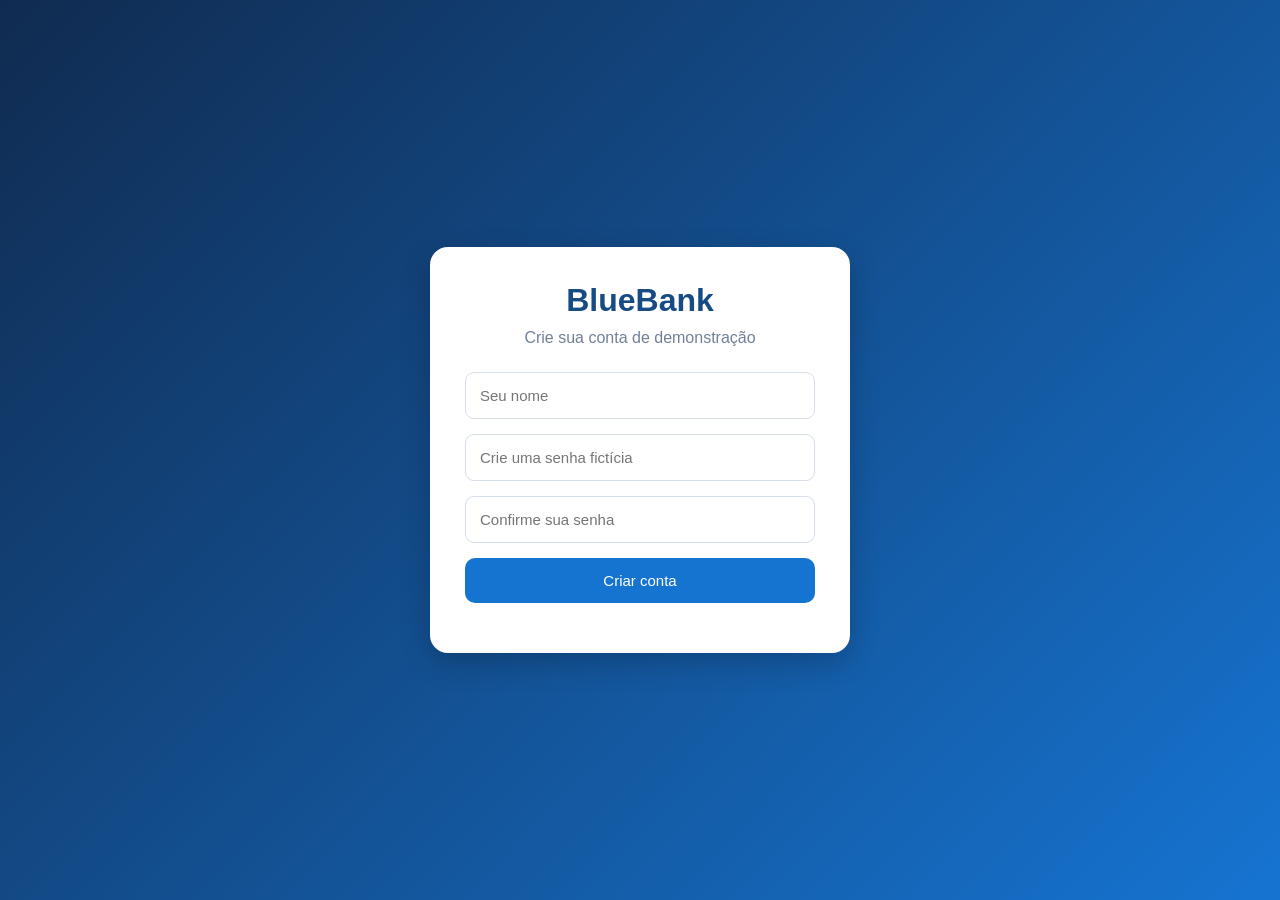
<file: projetos/BlueBank/index.html>
<!DOCTYPE html>
<html lang="pt-BR">

<head>
    <meta charset="UTF-8">
    <meta name="viewport" content="width=device-width, initial-scale=1.0">
    <title>BlueBank - Banco Digital</title>
    <link rel="stylesheet" href="style.css">
</head>

<body>

    <!-- CADASTRO -->
    <div id="telaCadastro">
        <div class="formulario-cadastro">

            <h1>BlueBank</h1>
            <p>Crie sua conta de demonstração</p>

            <form id="formCadastro">

                <input
                    type="text"
                    id="nomeUsuario"
                    placeholder="Seu nome"
                    required
                >

                <input
                    type="password"
                    id="senhaUsuario"
                    placeholder="Crie uma senha fictícia"
                    required
                >

                <input
                    type="password"
                    id="confirmarSenha"
                    placeholder="Confirme sua senha"
                    required
                >

                <button type="submit">Criar conta</button>

                <p id="mensagemCadastro"></p>

            </form>
        </div>
    </div>

    <!-- LOGIN -->
    <div id="telaLogin" style="display: none;">

        <div class="formulario-cadastro">

            <h1>BlueBank</h1>
            <p>Entre na sua conta de demonstração</p>

            <form id="formLogin">

                <input
                    type="text"
                    id="nomeLogin"
                    placeholder="Seu nome"
                    required
                >

                <input
                    type="password"
                    id="senhaLogin"
                    placeholder="Sua senha fictícia"
                    required
                >

                <button type="submit">Entrar</button>

                <p id="mensagemLogin"></p>

            </form>
        </div>
    </div>

    <!-- CABEÇALHO -->
    <header>
        <h1>BlueBank</h1>
        <p>Seu banco digital de demonstração</p>
    </header>

    <!-- MENU -->
    <nav class="menu" id="menuPrincipal">

        <button onclick="mostrarPagina('inicio')">
            Início
        </button>

        <button onclick="mostrarPagina('conta')">
            Minha Conta
        </button>

        <button onclick="mostrarPagina('extrato')">
            Extrato
        </button>

        <button onclick="mostrarPagina('cartoes')">
            Cartões
        </button>

    </nav>

    <!-- PAINEL PRINCIPAL -->
    <main>

        <!-- DASHBOARD -->
        <section class="dashboard">

            <h2>Resumo financeiro</h2>

            <div class="resumo-card">
                <h3>Entradas</h3>
                <p>R$ 0,00</p>
            </div>

            <div class="resumo-card">
                <h3>Saídas</h3>
                <p>R$ 0,00</p>
            </div>

            <div class="resumo-card">
                <h3>Movimentações</h3>
                <p>0</p>
            </div>

            <div class="grafico">

                <h3>Visão financeira</h3>

                <div class="barra-container">
                    <p>Entradas</p>

                    <div class="barra">
                        <div id="barraEntradas"></div>
                    </div>
                </div>

                <div class="barra-container">
                    <p>Saídas</p>

                    <div class="barra">
                        <div id="barraSaidas"></div>
                    </div>
                </div>

            </div>

        </section>

        <!-- SALDO -->
        <section class="saldo">

            <h2>Saldo disponível</h2>

            <p id="saldo">R$ 0,00</p>

            <button
                onclick="alternarSaldo()"
                id="botaoSaldo"
            >
                Ocultar saldo
            </button>

        </section>

        <!-- AÇÕES -->
        <section class="acoes">

            <button onclick="receberDinheiro()">
                Receber
            </button>

            <button onclick="transferirDinheiro()">
                Transferir
            </button>

        </section>

        <!-- EXTRATO -->
        <section class="extrato">

            <h2>Últimas movimentações</h2>

            <select
                id="filtroMovimentacoes"
                onchange="filtrarMovimentacoes()"
            >
                <option value="todas">
                    Todas as movimentações
                </option>

                <option value="7">
                    Últimos 7 dias
                </option>

                <option value="30">
                    Últimos 30 dias
                </option>
            </select>

            <div id="movimentacoes">
                <p>Nenhuma movimentação ainda.</p>
            </div>

        </section>

        <!-- CARTÕES -->
        <section class="cartoes">

            <h2>Meus cartões</h2>

            <div class="cartao-virtual">

                <p>BLUEBANK</p>

                <h3>Cartão virtual</h3>

                <p>**** **** **** 2026</p>

                <div class="dados-cartao">
                    <span>CLIENTE BLUEBANK</span>
                    <span>DEMONSTRAÇÃO</span>
                </div>

            </div>

        </section>

        <!-- PERFIL -->
        <section class="perfil">

            <h2>Minha Conta</h2>

            <div class="perfil-info">

                <div class="avatar">P</div>

                <div>
                    <h3>Cliente BlueBank</h3>
                    <p>Conta de demonstração</p>
                </div>

            </div>

            <div class="informacoes-conta">

                <p><strong>Banco:</strong> BlueBank</p>

                <p><strong>Tipo:</strong> Conta digital fictícia</p>

                <p><strong>Status:</strong> Ativa (demonstração)</p>

            </div>

            <button
                onclick="editarPerfil()"
                class="botao-editar"
            >
                Editar perfil
            </button>

            <button
                onclick="sairDaConta()"
                class="botao-sair"
            >
                Sair da conta
            </button>

        </section>

    </main>

    <script src="script.js"></script>

</body>
</html>
</file>
<file: projetos/BlueBank/style.css>
/* CONFIGURAÇÕES GERAIS */

* {
    margin: 0;
    padding: 0;
    box-sizing: border-box;
}

body {
    background-color: #eef3f9;
    font-family: Arial, sans-serif;
    color: #172b4d;
}

/* CABEÇALHO */

header {
    background-color: #102b50;
    color: white;
    padding: 30px;
    text-align: center;
}

header h1 {
    font-size: 32px;
    margin-bottom: 8px;
}

/* MENU */

.menu {
    display: flex;
    justify-content: center;
    flex-wrap: wrap;
    gap: 10px;
    padding: 15px;
    background-color: #ffffff;
    box-shadow: 0 3px 10px rgba(0, 0, 0, 0.06);
}

.menu button {
    flex: 1;
    max-width: 160px;
    padding: 13px;
    background-color: #174b85;
}

/* CONTEÚDO PRINCIPAL */

main {
    width: 90%;
    max-width: 700px;
    margin: 35px auto;
}

/* BOTÕES */

button {
    padding: 14px;
    border: none;
    border-radius: 10px;
    background-color: #1674d1;
    color: white;
    font-size: 15px;
    cursor: pointer;
    transition: background-color 0.2s;
}

button:hover {
    background-color: #105ba8;
}

/* SALDO */

.saldo {
    background-color: #174b85;
    color: white;
    padding: 30px;
    border-radius: 15px;
    margin-bottom: 20px;
    box-shadow: 0 5px 15px rgba(0, 0, 0, 0.1);
}

.saldo h2 {
    font-size: 18px;
    margin-bottom: 15px;
}

.saldo p {
    font-size: 32px;
    font-weight: bold;
    margin-bottom: 15px;
}

/* AÇÕES */

.acoes {
    display: flex;
    gap: 15px;
    margin-bottom: 25px;
}

/* EXTRATO */

.extrato {
    background-color: white;
    padding: 25px;
    border-radius: 15px;
    box-shadow: 0 4px 12px rgba(0, 0, 0, 0.06);
}

.extrato h2 {
    margin-bottom: 20px;
    font-size: 20px;
}

#filtroMovimentacoes {
    width: 100%;
    padding: 12px;
    margin-bottom: 18px;
    border: 1px solid #d5deea;
    border-radius: 8px;
    background-color: white;
    font-size: 14px;
}

#movimentacoes p {
    padding: 15px;
    margin-bottom: 10px;
    background-color: #f1f5fa;
    border-radius: 8px;
    border-left: 4px solid #1674d1;
    font-size: 15px;
}

/* CARTÕES */

.cartoes {
    margin-top: 25px;
    background-color: white;
    padding: 25px;
    border-radius: 15px;
    box-shadow: 0 4px 12px rgba(0, 0, 0, 0.06);
}

.cartoes h2 {
    margin-bottom: 20px;
}

.cartao-virtual {
    background: linear-gradient(135deg, #102b50, #1674d1);
    color: white;
    padding: 25px;
    border-radius: 15px;
    max-width: 380px;
    min-height: 210px;
    display: flex;
    flex-direction: column;
    justify-content: space-between;
    box-shadow: 0 8px 18px rgba(16, 43, 80, 0.25);
}

.cartao-virtual h3 {
    font-size: 22px;
}

.dados-cartao {
    display: flex;
    justify-content: space-between;
    gap: 10px;
    font-size: 11px;
    letter-spacing: 1px;
}

/* PERFIL */

.perfil {
    margin-top: 25px;
    background-color: white;
    padding: 25px;
    border-radius: 15px;
    box-shadow: 0 4px 12px rgba(0, 0, 0, 0.06);
}

.perfil h2 {
    margin-bottom: 20px;
}

.perfil-info {
    display: flex;
    align-items: center;
    gap: 15px;
}

.avatar {
    width: 55px;
    height: 55px;
    background-color: #1674d1;
    color: white;
    border-radius: 50%;
    display: flex;
    justify-content: center;
    align-items: center;
    font-size: 24px;
    font-weight: bold;
}

.perfil-info p {
    color: #718096;
    margin-top: 5px;
}

.informacoes-conta {
    background-color: #f1f5f9;
    padding: 15px;
    border-radius: 12px;
    margin-top: 20px;
    text-align: left;
}

.informacoes-conta p {
    margin: 12px 0;
    color: #334155;
}

.perfil button {
    margin-top: 20px;
    padding: 12px 20px;
    border-radius: 8px;
    font-size: 15px;
}

.botao-editar {
    background-color: #1674d1;
}

.botao-sair {
    background-color: #dc3545;
}

.botao-sair:hover {
    background-color: #b02a37;
}

/* CADASTRO E LOGIN */

#telaCadastro,
#telaLogin {
    min-height: 100vh;
    width: 100%;
    justify-content: center;
    align-items: center;
    padding: 20px;
    background: linear-gradient(135deg, #102b50, #1674d1);
}

#telaCadastro {
    display: flex;
}

.formulario-cadastro {
    background-color: white;
    width: 100%;
    max-width: 420px;
    padding: 35px;
    border-radius: 18px;
    box-shadow: 0 10px 30px rgba(0, 0, 0, 0.2);
    text-align: center;
}

.formulario-cadastro h1 {
    color: #174b85;
    margin-bottom: 10px;
}

.formulario-cadastro > p {
    color: #718096;
    margin-bottom: 25px;
}

#formCadastro,
#formLogin {
    display: flex;
    flex-direction: column;
    gap: 15px;
    width: 100%;
}

#formCadastro input,
#formLogin input {
    width: 100%;
    padding: 14px;
    border: 1px solid #d5deea;
    border-radius: 9px;
    font-size: 15px;
    outline: none;
}

#formCadastro input:focus,
#formLogin input:focus {
    border-color: #1674d1;
}

#mensagemCadastro,
#mensagemLogin {
    font-size: 14px;
    color: #d12c2c;
}

/* DASHBOARD */

.dashboard {
    margin-bottom: 25px;
}

.dashboard h2 {
    color: #1e293b;
    margin-bottom: 18px;
}

.resumo-card {
    background-color: white;
    padding: 20px;
    margin-bottom: 15px;
    border-radius: 12px;
    box-shadow: 0 3px 10px rgba(0, 0, 0, 0.06);
    border-left: 5px solid #1976d2;
}

.resumo-card h3 {
    color: #64748b;
    font-size: 15px;
    margin-bottom: 10px;
}

.resumo-card p {
    color: #1e293b;
    font-size: 24px;
    font-weight: bold;
}

/* GRÁFICO */

.grafico {
    background-color: white;
    padding: 20px;
    margin-top: 20px;
    border-radius: 12px;
    box-shadow: 0 3px 10px rgba(0, 0, 0, 0.06);
}

.grafico h3 {
    color: #1e293b;
    margin-bottom: 20px;
}

.barra-container {
    margin-bottom: 20px;
}

.barra-container p {
    margin-bottom: 8px;
    color: #475569;
}

.barra {
    width: 100%;
    height: 14px;
    background-color: #e2e8f0;
    border-radius: 20px;
    overflow: hidden;
}

#barraEntradas {
    width: 0;
    height: 100%;
    background-color: #16a34a;
    border-radius: 20px;
    transition: width 0.5s;
}

#barraSaidas {
    width: 0;
    height: 100%;
    background-color: #dc3545;
    border-radius: 20px;
    transition: width 0.5s;
}

/* CELULAR */

@media (max-width: 500px) {

    header h1 {
        font-size: 27px;
    }

    main {
        width: 92%;
        margin: 20px auto;
    }

    .saldo p {
        font-size: 27px;
    }

    .acoes {
        flex-direction: column;
    }

    .menu button {
        min-width: 120px;
    }

    .formulario-cadastro {
        padding: 25px;
    }

    .dados-cartao {
        font-size: 9px;
    }

}
</file>
